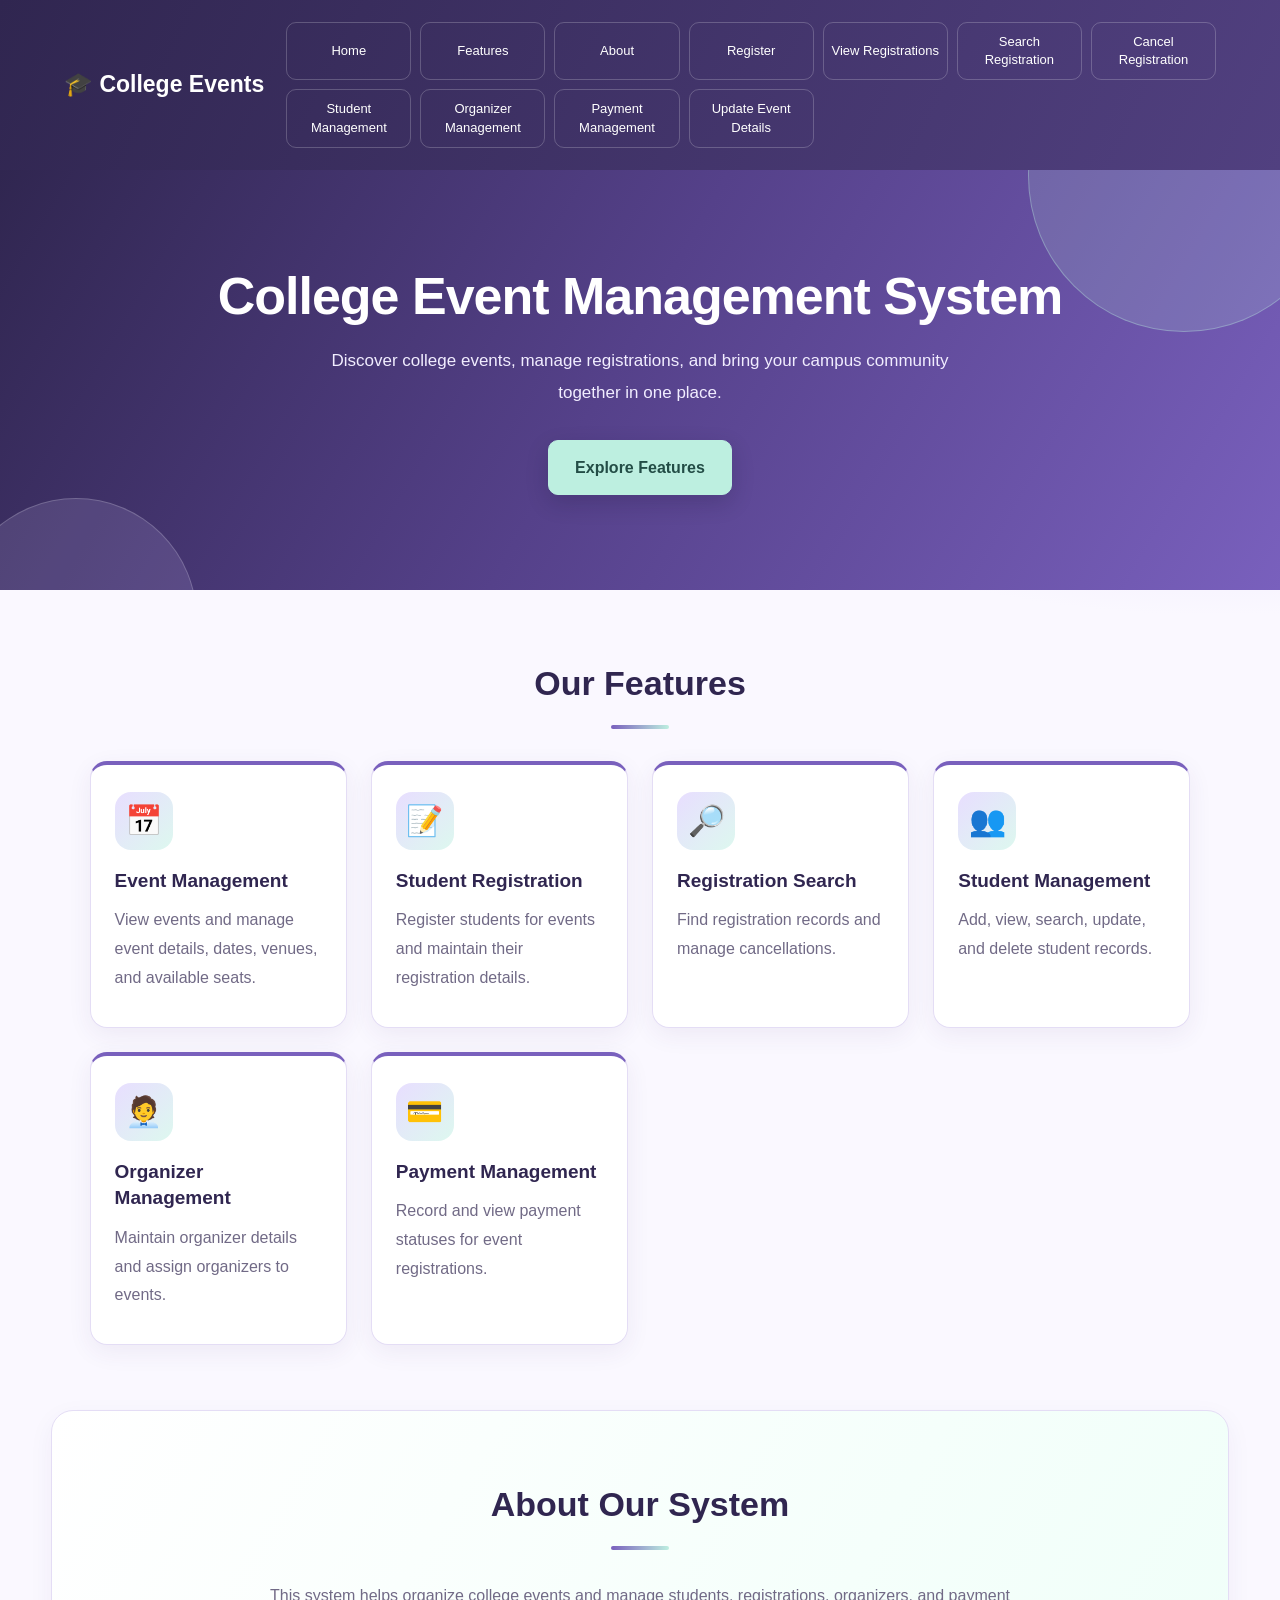
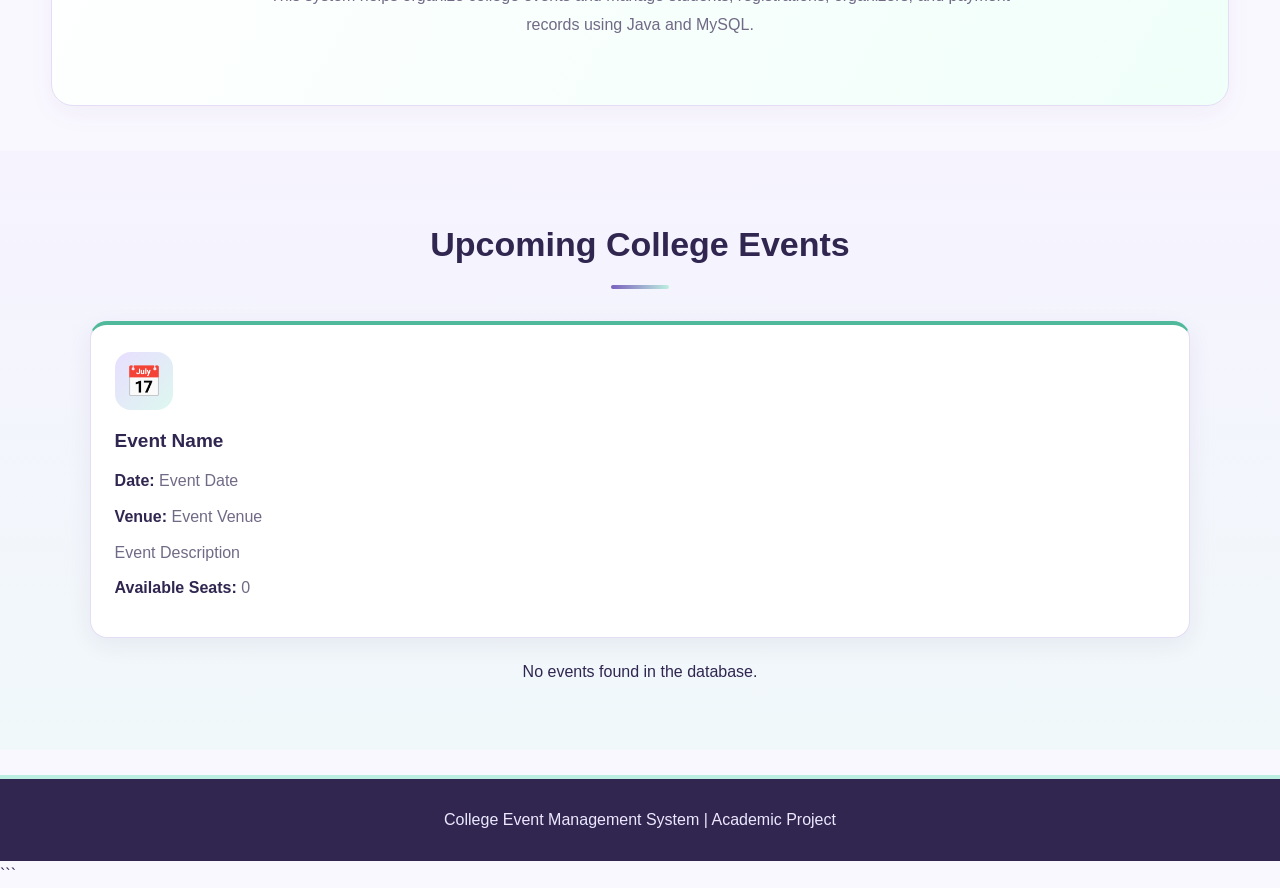
<file: src/main/resources/templates/index.html>
<!DOCTYPE html>
<html lang="en">
<head>
    <meta charset="UTF-8">
    <meta name="viewport" content="width=device-width, initial-scale=1.0">
    <title>College Event Management System</title>
    <link rel="stylesheet" th:href="@{/css/style.css}">
    
<style>
    * {
        margin: 0;
        padding: 0;
        box-sizing: border-box;
    }

    :root {
        --indigo: #302650;
        --violet: #7960BD;
        --mint: #BDEFE0;
        --ink: #302650;
        --paper: #FAF8FF;
    }

    html {
        scroll-behavior: smooth;
    }

    body {
        font-family: "Segoe UI", Arial, sans-serif;
        background:
            radial-gradient(ellipse at 5% 20%, #DDF8EF 0, transparent 32%),
            radial-gradient(ellipse at 95% 45%, #E8DEFF 0, transparent 30%),
            var(--paper);
        background-attachment: fixed;
        color: var(--ink);
        line-height: 1.7;
    }

    /* Header and navigation */
    header {
        background: linear-gradient(115deg, #302650, #514080);
        color: white;
        padding: 22px 5%;
        display: flex;
        justify-content: space-between;
        align-items: center;
        flex-wrap: wrap;
        gap: 22px;
        box-shadow: 0 8px 25px #30265025;
    }

    header h2 {
        color: white;
        font-size: 23px;
        white-space: nowrap;
    }

    header nav {
        flex: 1 1 650px;
        display: grid;
        grid-template-columns: repeat(7, minmax(0, 1fr));
        gap: 9px;
        padding: 0;
        background: transparent;
        box-shadow: none;
    }

    header nav a {
        display: flex;
        justify-content: center;
        align-items: center;
        min-width: 0;
        margin: 0;
        padding: 10px 6px;
        border: 1px solid #FFFFFF35;
        border-radius: 10px;
        color: #FFFFFF;
        text-align: center;
        text-decoration: none;
        font-size: 13px;
        line-height: 1.4;
        overflow-wrap: anywhere;
        transition: background .25s, transform .25s,
                    border-color .25s;
    }

    header nav a:hover {
        background: #BDEFE028;
        border-color: var(--mint);
        transform: translateY(-2px);
    }

    /* Aurora hero banner */
    .hero {
        position: relative;
        isolation: isolate;
        overflow: hidden;
        padding: 95px 7%;
        text-align: center;
        color: white;
        background: linear-gradient(
            120deg,
            #302650 0%,
            #55418A 48%,
            #7960BD 100%
        );
    }

    .hero::before,
    .hero::after {
        content: "";
        position: absolute;
        z-index: -1;
        border-radius: 50%;
        pointer-events: none;
    }

    .hero::before {
        width: 310px;
        height: 310px;
        top: -150px;
        right: -60px;
        background: #BDEFE028;
        border: 1px solid #BDEFE055;
    }

    .hero::after {
        width: 240px;
        height: 240px;
        bottom: -150px;
        left: -45px;
        background: #D7C7FF25;
        border: 1px solid #FFFFFF30;
    }

    .hero h1 {
        max-width: 850px;
        margin: 0 auto 18px;
        color: #FFFFFF;
        font-size: clamp(32px, 5vw, 52px);
        line-height: 1.2;
        letter-spacing: -1px;
    }

    .hero p {
        max-width: 680px;
        margin: 0 auto 30px;
        color: #F1EDFF;
        font-size: 17px;
        line-height: 1.9;
    }

    .hero a {
        display: inline-block;
        padding: 13px 26px;
        border: 1px solid var(--mint);
        border-radius: 10px;
        background: var(--mint);
        color: #234D46;
        font-weight: 700;
        text-decoration: none;
        box-shadow: 0 8px 22px #17112C30;
        transition: transform .25s, box-shadow .25s;
    }

    .hero a:hover {
        transform: translateY(-3px);
        box-shadow: 0 12px 28px #17112C45;
    }

    /* Page sections */
    .section {
        padding: 65px 7%;
    }

    .section h2 {
        margin-bottom: 32px;
        color: var(--indigo);
        font-size: clamp(25px, 3vw, 34px);
        text-align: center;
    }

    .section h2::after {
        content: "";
        display: block;
        width: 58px;
        height: 4px;
        margin: 12px auto 0;
        border-radius: 10px;
        background: linear-gradient(90deg, var(--violet), var(--mint));
    }

    /* Feature and event cards */
    .cards {
        display: grid;
        grid-template-columns: repeat(auto-fit, minmax(230px, 1fr));
        gap: 24px;
    }

    .cards .card {
        min-width: 0;
        padding: 27px 24px;
        border: 1px solid #E4DDF5;
        border-top: 4px solid var(--violet);
        border-radius: 17px;
        background: #FFFFFF;
        box-shadow: 0 7px 24px #41307012;
        transition: transform .25s, box-shadow .25s,
                    border-color .25s;
    }

    .cards .card:hover {
        transform: translateY(-6px);
        border-top-color: #50B99B;
        box-shadow: 0 15px 32px #41307020;
    }

    .card .emoji {
        display: inline-flex;
        align-items: center;
        justify-content: center;
        width: 58px;
        height: 58px;
        margin-bottom: 18px;
        border-radius: 16px;
        background: linear-gradient(135deg, #E8DEFF, #DDF8EF);
        font-size: 30px;
    }

    .card h3 {
        margin-bottom: 12px;
        color: var(--indigo);
        font-size: 19px;
        line-height: 1.4;
    }

    .card p {
        margin: 7px 0;
        color: #716A86;
        line-height: 1.8;
        overflow-wrap: anywhere;
    }

    /* About section */
    #about {
        margin: 0 4% 45px;
        border: 1px solid #E4DDF5;
        border-radius: 22px;
        background: linear-gradient(120deg, #FFFFFF, #F0FFF9);
        box-shadow: 0 8px 26px #4130700D;
    }

    #about p {
        max-width: 780px;
        margin: 0 auto;
        color: #716A86;
    }

    /* Upcoming events */
    #events {
        background: linear-gradient(180deg, #F2EEFF80, #DDF8EF55);
    }

    #events .card {
        border-top-color: #50B99B;
    }

    #events .card strong {
        color: var(--indigo);
    }

    /* Footer */
    footer {
        margin-top: 25px;
        padding: 27px 20px;
        background: var(--indigo);
        color: #EDE8FF;
        text-align: center;
        border-top: 4px solid var(--mint);
    }

    /* Smaller screens */
    @media (max-width: 900px) {
        header nav {
            flex-basis: 100%;
            grid-template-columns: repeat(4, minmax(0, 1fr));
        }

        .hero {
            padding: 70px 6%;
        }

        .section {
            padding: 45px 5%;
        }
    }

    @media (max-width: 600px) {
        header {
            padding: 18px 5%;
        }

        header nav {
            grid-template-columns: repeat(2, minmax(0, 1fr));
            gap: 8px;
        }

        header nav a {
            font-size: 13px;
        }

        .hero {
            padding: 60px 6%;
        }

        .hero p {
            font-size: 15px;
        }

        .section {
            padding: 40px 5%;
        }

        .cards {
            grid-template-columns: 1fr;
        }

        #about {
            margin: 0 4% 30px;
        }
    }

    @media (prefers-reduced-motion: reduce) {
        html {
            scroll-behavior: auto;
        }

        *, *::before, *::after {
            transition: none !important;
        }
    }
</style>

</head>

<body>

    <header>
        <h2>🎓 College Events</h2>
        

<nav>
    <a href="#home">Home</a>
    <a href="#features">Features</a>
    <a href="#about">About</a>
    <a href="/register">Register</a>
    <a href="/registrations">View Registrations</a>
    <a href="/search-registration">Search Registration</a>
    <a href="/cancel-registration">Cancel Registration</a>
    <a href="/students">Student Management</a>
    <a href="/organizers">Organizer Management</a>
    <a href="/payments">Payment Management</a>
<a href="/edit-event">Update Event Details</a>
</nav>


    </header>

    <section class="hero" id="home">
        <h1>College Event Management System</h1>
        <p>
            Discover college events, manage registrations, and
            bring your campus community together in one place.
        </p>
        <a href="#features">Explore Features</a>
    </section>

    <section class="section" id="features">
        <h2>Our Features</h2>

        <div class="cards">

            <div class="card">
                <div class="emoji">📅</div>
                <h3>Event Management</h3>
                <p>View events and manage event details, dates,
                   venues, and available seats.</p>
            </div>

            <div class="card">
                <div class="emoji">📝</div>
                <h3>Student Registration</h3>
                <p>Register students for events and maintain
                   their registration details.</p>
            </div>

            <div class="card">
                <div class="emoji">🔎</div>
                <h3>Registration Search</h3>
                <p>Find registration records and manage
                   cancellations.</p>
            </div>

            <div class="card">
                <div class="emoji">👥</div>
                <h3>Student Management</h3>
                <p>Add, view, search, update, and delete
                   student records.</p>
            </div>

            <div class="card">
                <div class="emoji">🧑‍💼</div>
                <h3>Organizer Management</h3>
                <p>Maintain organizer details and assign
                   organizers to events.</p>
            </div>

            <div class="card">
                <div class="emoji">💳</div>
                <h3>Payment Management</h3>
                <p>Record and view payment statuses for
                   event registrations.</p>
            </div>

        </div>
    </section>

    <section class="section" id="about">
        <h2>About Our System</h2>
        <p style="text-align:center; line-height:1.8;">
            This system helps organize college events and manage
            students, registrations, organizers, and payment
            records using Java and MySQL.
        </p>
    </section>
    
    <section class="section" id="events">
        <h2>Upcoming College Events</h2>

        <div class="cards">
            <div class="card" th:each="event : ${events}">
                <div class="emoji">📅</div>

                <h3 th:text="${event.eventName}">Event Name</h3>

                <p>
                    <strong>Date:</strong>
                    <span th:text="${event.eventDate}">Event Date</span>
                </p>

                <p>
                    <strong>Venue:</strong>
                    <span th:text="${event.venue}">Event Venue</span>
                </p>

                <p th:text="${event.description}">Event Description</p>

                <p>
                    <strong>Available Seats:</strong>
                    <span th:text="${event.availableSeats}">0</span>
                </p>
            </div>
        </div>

        <p th:if="${#lists.isEmpty(events)}"
           style="text-align:center; margin-top:20px;">
            No events found in the database.
        </p>
    </section>


    <footer>
        <p>College Event Management System | Academic Project</p>
    </footer>

</body>
</html>
```
</file>
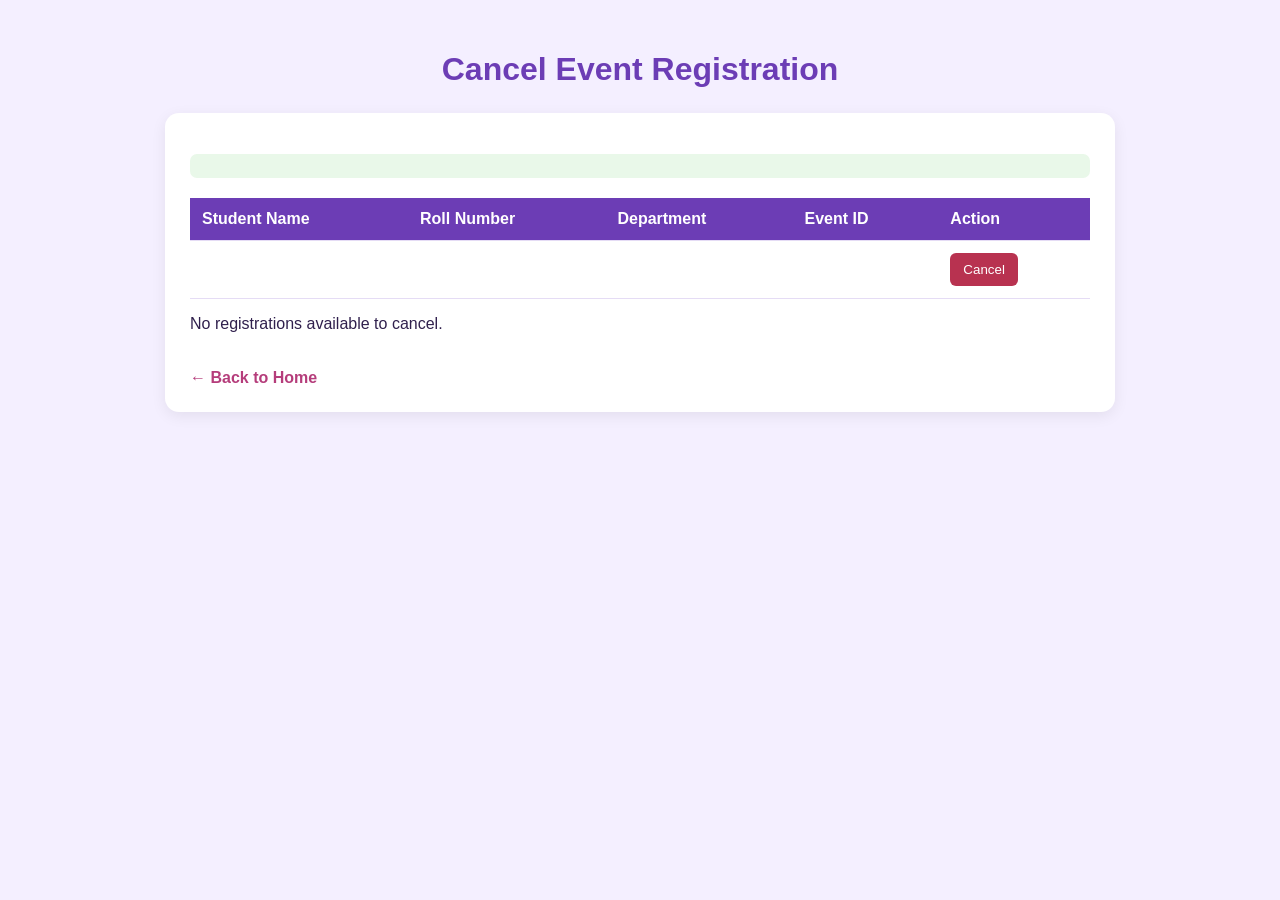
<file: src/main/resources/templates/cancel-registration.html>
<!DOCTYPE html>
<html lang="en" xmlns:th="http://www.thymeleaf.org">
<head>
    <meta charset="UTF-8">
    <meta name="viewport" content="width=device-width, initial-scale=1.0">
    <title>Cancel Registration</title>

    <style>
        body {
            font-family: Arial, sans-serif;
            background: #f4efff;
            color: #30204d;
            margin: 0;
            padding: 30px;
        }

        h1 {
            text-align: center;
            color: #6c3db5;
        }

        .container {
            max-width: 900px;
            margin: 25px auto;
            padding: 25px;
            background: white;
            border-radius: 14px;
            box-shadow: 0 4px 15px #00000012;
            overflow-x: auto;
        }

        .message {
            padding: 12px;
            background: #e9f8e9;
            border-radius: 7px;
            margin-bottom: 20px;
        }

        table {
            width: 100%;
            border-collapse: collapse;
        }

        th, td {
            padding: 12px;
            text-align: left;
            border-bottom: 1px solid #e5dcf5;
        }

        th {
            background: #6c3db5;
            color: white;
        }

        button {
            padding: 9px 13px;
            background: #b83250;
            color: white;
            border: none;
            border-radius: 6px;
            cursor: pointer;
        }

        .back {
            display: inline-block;
            margin-top: 20px;
            color: #b53d7b;
            text-decoration: none;
            font-weight: bold;
        }
    </style>
    <link rel="stylesheet" th:href="@{/css/style.css}">
</head>

<body>
    <h1>Cancel Event Registration</h1>

    <div class="container">

        <p class="message" th:if="${message}" th:text="${message}"></p>

        <table th:if="${not #lists.isEmpty(registrations)}">
            <thead>
                <tr>
                    <th>Student Name</th>
                    <th>Roll Number</th>
                    <th>Department</th>
                    <th>Event ID</th>
                    <th>Action</th>
                </tr>
            </thead>

            <tbody>
                <tr th:each="registration : ${registrations}">
                    <td th:text="${registration.studentName}"></td>
                    <td th:text="${registration.rollNumber}"></td>
                    <td th:text="${registration.department}"></td>
                    <td th:text="${registration.eventId}"></td>
                    <td>
                        <form th:action="@{/cancel-registration}" method="post"
                              onsubmit="return confirm('Are you sure you want to cancel this registration?');">
                            <input type="hidden" name="rollNumber"
                                   th:value="${registration.rollNumber}">
                            <input type="hidden" name="eventId"
                                   th:value="${registration.eventId}">
                            <button type="submit">Cancel</button>
                        </form>
                    </td>
                </tr>
            </tbody>
        </table>

        <p th:if="${#lists.isEmpty(registrations)}">
            No registrations available to cancel.
        </p>

        <a class="back" href="/">← Back to Home</a>
    </div>
</body>
</html>
</file>
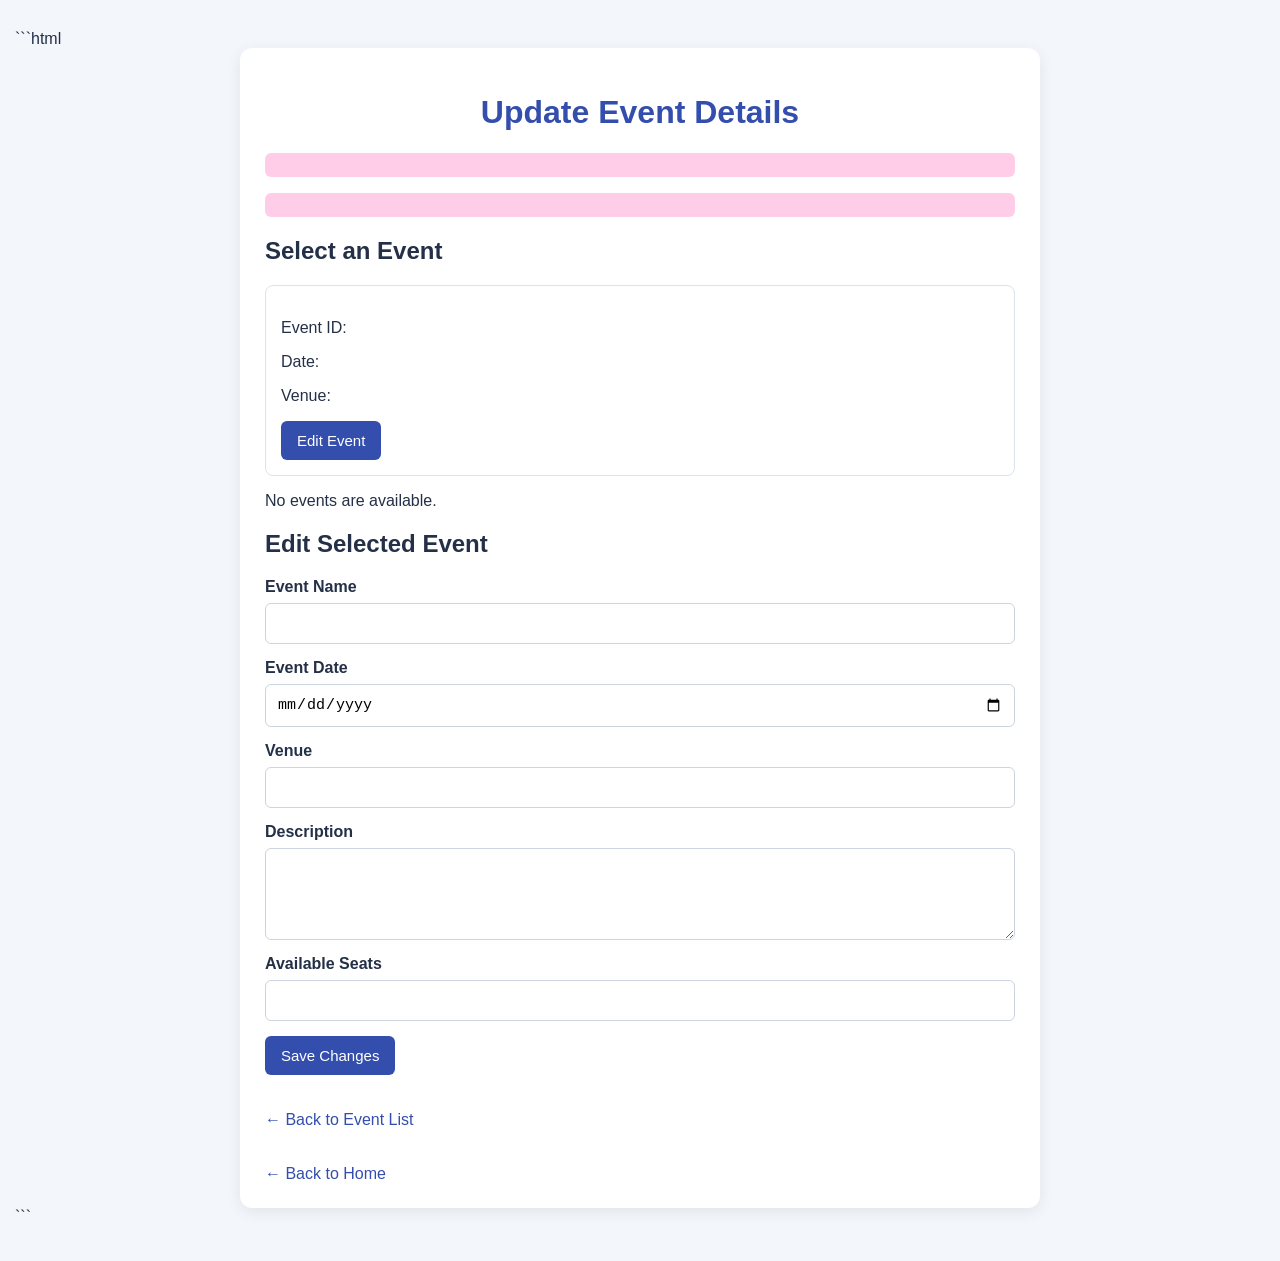
<file: src/main/resources/templates/edit-event.html>
```html
<!DOCTYPE html>
<html lang="en" xmlns:th="http://www.thymeleaf.org">
<head>
    <meta charset="UTF-8">
    <meta name="viewport" content="width=device-width, initial-scale=1.0">
    <title>Update Event Details</title>

    <style>
        body {
            font-family: Arial, sans-serif;
            background: #f3f6fb;
            margin: 0;
            padding: 30px 15px;
            color: #243047;
        }

        .container {
            max-width: 750px;
            margin: auto;
            background: white;
            padding: 25px;
            border-radius: 12px;
            box-shadow: 0 4px 15px rgba(0, 0, 0, 0.08);
        }

        h1 {
            text-align: center;
            color: #334eac;
        }

        .event {
            border: 1px solid #dce3ef;
            padding: 15px;
            margin: 15px 0;
            border-radius: 8px;
        }

        input, textarea {
            box-sizing: border-box;
            width: 100%;
            padding: 11px;
            margin: 7px 0 15px;
            border: 1px solid #ccd4e0;
            border-radius: 6px;
            font-size: 15px;
        }

        button, .edit-link {
            display: inline-block;
            background: #334eac;
            color: white;
            padding: 11px 16px;
            border: none;
            border-radius: 6px;
            text-decoration: none;
            cursor: pointer;
            font-size: 15px;
        }

        .back {
            display: inline-block;
            margin-top: 20px;
            color: #334eac;
            text-decoration: none;
        }

        .message {
            background: #ffcde8;
            padding: 12px;
            border-radius: 6px;
            margin-bottom: 15px;
        }

        label {
            font-weight: bold;
        }
    </style>
    <link rel="stylesheet" th:href="@{/css/style.css}">
</head>

<body>
<div class="container">

    <h1>Update Event Details</h1>

    <p th:if="${error}" class="message" th:text="${error}"></p>
    <p th:if="${message}" class="message" th:text="${message}"></p>

    <div th:if="${event == null}">
        <h2>Select an Event</h2>

        <div class="event" th:each="item : ${events}">
            <h3 th:text="${item.eventName}"></h3>
            <p>
                Event ID:
                <span th:text="${item.eventId}"></span>
            </p>
            <p>
                Date:
                <span th:text="${item.eventDate}"></span>
            </p>
            <p>
                Venue:
                <span th:text="${item.venue}"></span>
            </p>

            <a class="edit-link"
               th:href="@{/edit-event(eventId=${item.eventId})}">
                Edit Event
            </a>
        </div>

        <p th:if="${#lists.isEmpty(events)}">
            No events are available.
        </p>
    </div>

    <div th:if="${event != null}">
        <h2>Edit Selected Event</h2>

        <form action="/update-event" method="post">

            <input type="hidden" name="eventId"
                   th:value="${event.eventId}">

            <label>Event Name</label>
            <input type="text" name="eventName"
                   th:value="${event.eventName}" required>

            <label>Event Date</label>
            <input type="date" name="eventDate"
                   th:value="${event.eventDate}" required>

            <label>Venue</label>
            <input type="text" name="venue"
                   th:value="${event.venue}" required>

            <label>Description</label>
            <textarea name="description" rows="4"
                      th:text="${event.description}" required></textarea>

            <label>Available Seats</label>
            <input type="number" name="availableSeats"
                   min="0" th:value="${event.availableSeats}" required>

            <button type="submit">Save Changes</button>
        </form>

        <p>
            <a class="back" href="/edit-event">
                ← Back to Event List
            </a>
        </p>
    </div>

    <a class="back" href="/">← Back to Home</a>

</div>
</body>
</html>
```
</file>
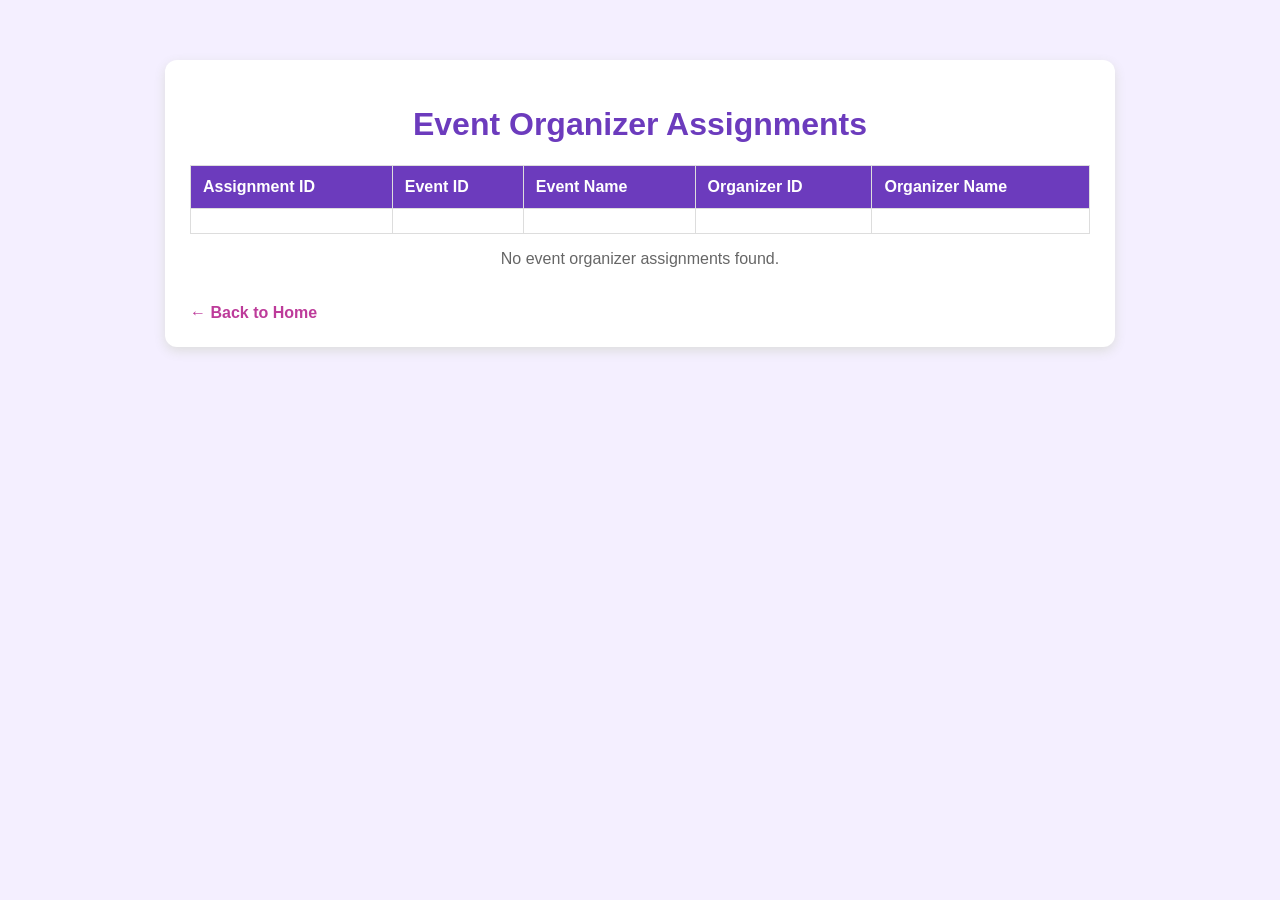
<file: src/main/resources/templates/event-organizers.html>
<!DOCTYPE html>
<html lang="en" xmlns:th="http://www.thymeleaf.org">
<head>
    <meta charset="UTF-8">
    <meta name="viewport" content="width=device-width, initial-scale=1.0">
    <title>Event Organizer Assignments</title>

    <style>
        body {
            font-family: Arial, sans-serif;
            background: #f4efff;
            margin: 0;
            padding: 30px;
        }

        .container {
            max-width: 900px;
            margin: 30px auto;
            padding: 25px;
            background: white;
            border-radius: 12px;
            box-shadow: 0 4px 12px #ddd;
        }

        h1 {
            text-align: center;
            color: #6c3bbd;
        }

        table {
            width: 100%;
            border-collapse: collapse;
            margin-top: 20px;
        }

        th, td {
            padding: 12px;
            border: 1px solid #ddd;
            text-align: left;
        }

        th {
            background: #6c3bbd;
            color: white;
        }

        tr:nth-child(even) {
            background: #f8f5ff;
        }

        .empty {
            text-align: center;
            color: #666;
        }

        .back {
            display: inline-block;
            margin-top: 20px;
            color: #bd3b9a;
            text-decoration: none;
            font-weight: bold;
        }
    </style>
    <link rel="stylesheet" th:href="@{/css/style.css}">
</head>

<body>
    <div class="container">
        <h1>Event Organizer Assignments</h1>

        <table>
            <thead>
                <tr>
                    <th>Assignment ID</th>
                    <th>Event ID</th>
                    <th>Event Name</th>
                    <th>Organizer ID</th>
                    <th>Organizer Name</th>
                </tr>
            </thead>

            <tbody>
                <tr th:each="assignment : ${assignments}">
                    <td th:text="${assignment.id}"></td>
                    <td th:text="${assignment.eventId}"></td>
                    <td th:text="${assignment.eventName}"></td>
                    <td th:text="${assignment.organizerId}"></td>
                    <td th:text="${assignment.organizerName}"></td>
                </tr>
            </tbody>
        </table>

        <p class="empty"
           th:if="${#lists.isEmpty(assignments)}">
            No event organizer assignments found.
        </p>

        <a class="back" href="/">← Back to Home</a>
    </div>
</body>
</html>
</file>
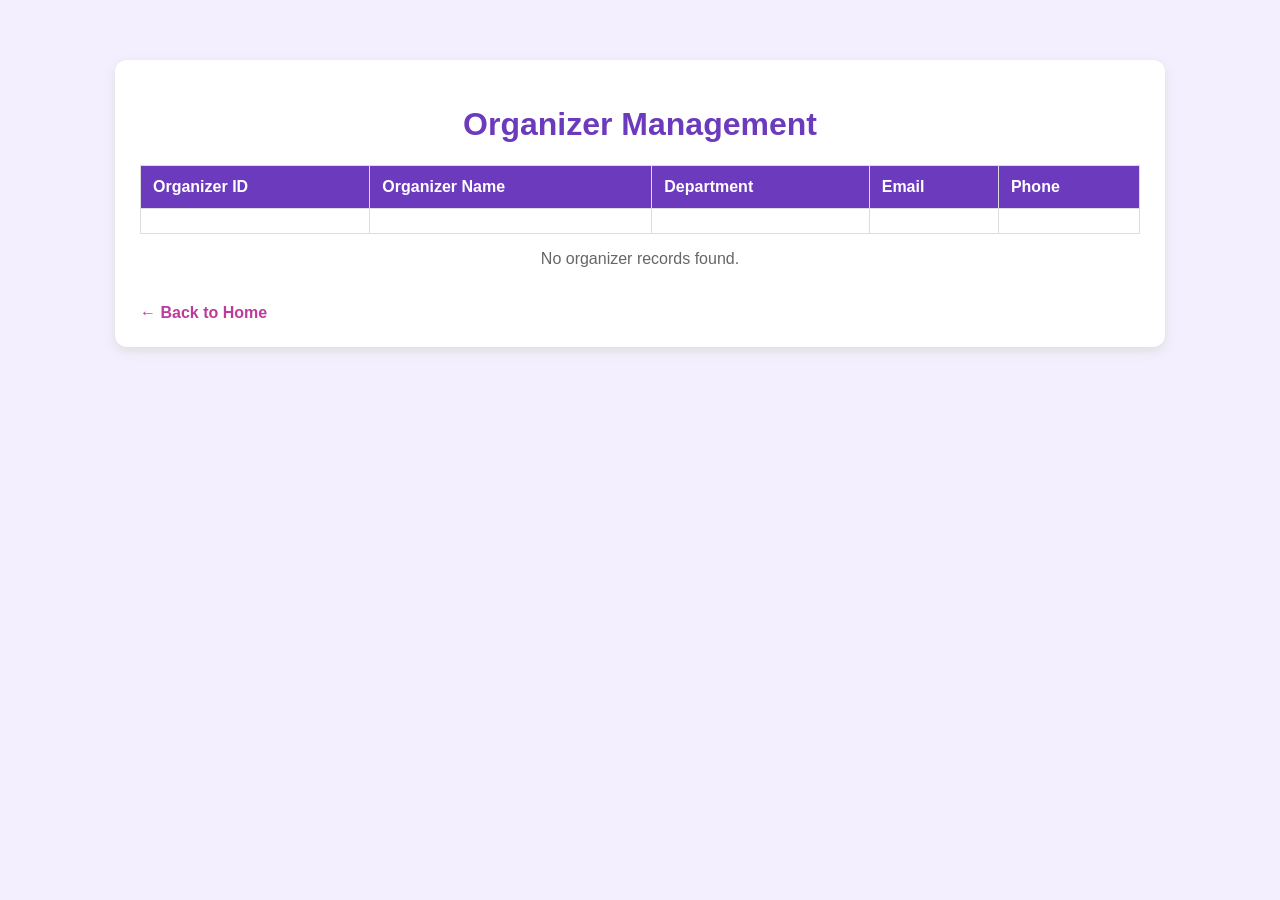
<file: src/main/resources/templates/organizers.html>
<!DOCTYPE html>
<html lang="en" xmlns:th="http://www.thymeleaf.org">
<head>
    <meta charset="UTF-8">
    <meta name="viewport" content="width=device-width, initial-scale=1.0">
    <title>Organizer Management</title>

    <style>
        body {
            font-family: Arial, sans-serif;
            background: #f4efff;
            margin: 0;
            padding: 30px;
        }

        .container {
            max-width: 1000px;
            margin: 30px auto;
            padding: 25px;
            background: white;
            border-radius: 12px;
            box-shadow: 0 4px 12px #ddd;
        }

        h1 {
            text-align: center;
            color: #6c3bbd;
        }

        table {
            width: 100%;
            border-collapse: collapse;
            margin-top: 20px;
        }

        th, td {
            padding: 12px;
            border: 1px solid #ddd;
            text-align: left;
        }

        th {
            background: #6c3bbd;
            color: white;
        }

        tr:nth-child(even) {
            background: #f8f5ff;
        }

        .empty {
            text-align: center;
            color: #666;
        }

        .back {
            display: inline-block;
            margin-top: 20px;
            color: #bd3b9c;
            text-decoration: none;
            font-weight: bold;
        }
    </style>
    <link rel="stylesheet" th:href="@{/css/style.css}">
</head>

<body>
    <div class="container">
        <h1>Organizer Management</h1>

        <table>
            <thead>
                <tr>
                    <th>Organizer ID</th>
                    <th>Organizer Name</th>
                    <th>Department</th>
                    <th>Email</th>
                    <th>Phone</th>
                </tr>
            </thead>

            <tbody>
                <tr th:each="organizer : ${organizers}">
                    <td th:text="${organizer.organizerId}"></td>
                    <td th:text="${organizer.organizerName}"></td>
                    <td th:text="${organizer.department}"></td>
                    <td th:text="${organizer.email}"></td>
                    <td th:text="${organizer.phone}"></td>
                </tr>
            </tbody>
        </table>

        <p class="empty"
           th:if="${#lists.isEmpty(organizers)}">
            No organizer records found.
        </p>

        <a class="back" href="/">← Back to Home</a>
    </div>
</body>
</html>
</file>
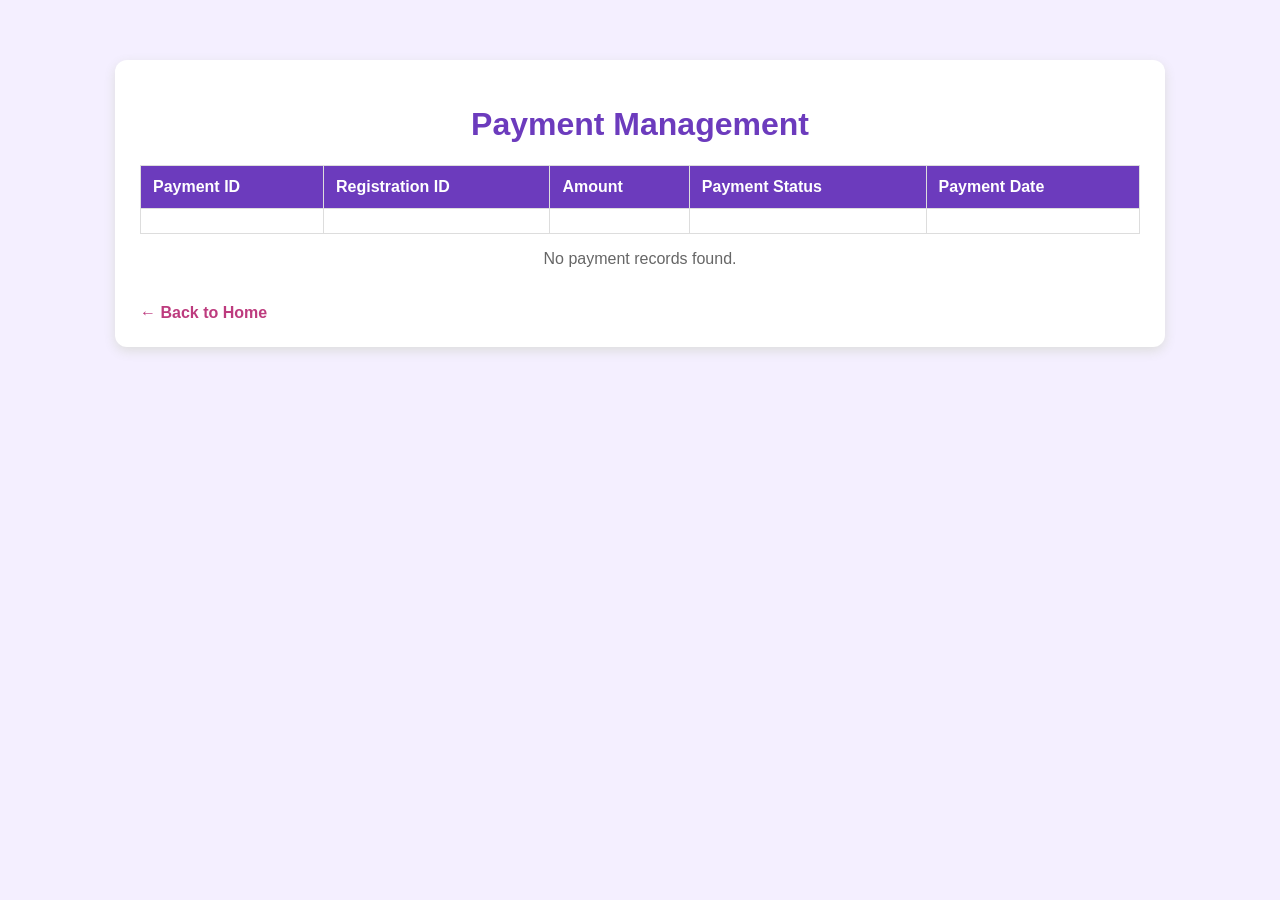
<file: src/main/resources/templates/payments.html>
<!DOCTYPE html>
<html lang="en" xmlns:th="http://www.thymeleaf.org">
<head>
    <meta charset="UTF-8">
    <meta name="viewport" content="width=device-width, initial-scale=1.0">
    <title>Payment Management</title>

    <style>
        body {
            font-family: Arial, sans-serif;
            background: #f4efff;
            margin: 0;
            padding: 30px;
        }

        .container {
            max-width: 1000px;
            margin: 30px auto;
            padding: 25px;
            background: white;
            border-radius: 12px;
            box-shadow: 0 4px 12px #ddd;
        }

        h1 {
            text-align: center;
            color: #6c3bbd;
        }

        table {
            width: 100%;
            border-collapse: collapse;
            margin-top: 20px;
        }

        th, td {
            padding: 12px;
            border: 1px solid #ddd;
            text-align: left;
        }

        th {
            background: #6c3bbd;
            color: white;
        }

        tr:nth-child(even) {
            background: #f8f5ff;
        }

        .empty {
            text-align: center;
            color: #666;
        }

        .back {
            display: inline-block;
            margin-top: 20px;
            color: #bd3b7e;
            text-decoration: none;
            font-weight: bold;
        }
    </style>
    <link rel="stylesheet" th:href="@{/css/style.css}">
</head>

<body>
    <div class="container">
        <h1>Payment Management</h1>

        <table>
            <thead>
                <tr>
                    <th>Payment ID</th>
                    <th>Registration ID</th>
                    <th>Amount</th>
                    <th>Payment Status</th>
                    <th>Payment Date</th>
                </tr>
            </thead>

            <tbody>
                <tr th:each="payment : ${payments}">
                    <td th:text="${payment.paymentId}"></td>
                    <td th:text="${payment.registrationId}"></td>
                    <td th:text="${payment.amount}"></td>
                    <td th:text="${payment.paymentStatus}"></td>
                    <td th:text="${payment.paymentDate}"></td>
                </tr>
            </tbody>
        </table>

        <p class="empty"
           th:if="${#lists.isEmpty(payments)}">
            No payment records found.
        </p>

        <a class="back" href="/">← Back to Home</a>
    </div>
</body>
</html>
</file>
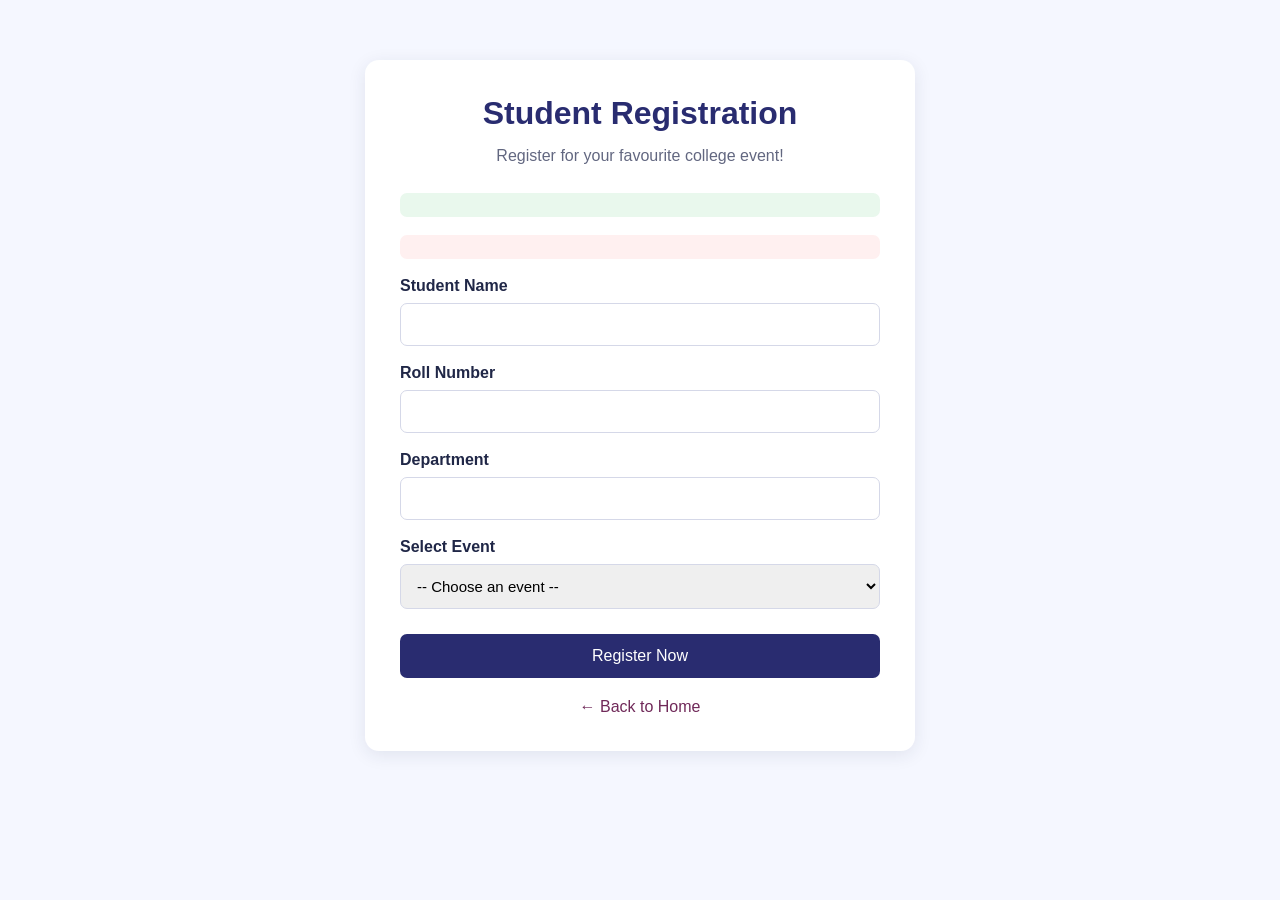
<file: src/main/resources/templates/register.html>
<!DOCTYPE html>
<html lang="en" xmlns:th="http://www.thymeleaf.org">
<head>
    <meta charset="UTF-8">
    <meta name="viewport" content="width=device-width, initial-scale=1.0">
    <title>Student Event Registration</title>

    <style>
        * {
            margin: 0;
            padding: 0;
            box-sizing: border-box;
        }

        body {
            font-family: Arial, sans-serif;
            background: #f5f7ff;
            color: #202747;
            padding: 30px 15px;
        }

        .container {
            max-width: 550px;
            margin: 30px auto;
            background: white;
            padding: 35px;
            border-radius: 14px;
            box-shadow: 0 4px 18px #20274718;
        }

        h1 {
            text-align: center;
            color: #292c70;
            margin-bottom: 12px;
        }

        .subtitle {
            text-align: center;
            color: #626780;
            margin-bottom: 25px;
            line-height: 1.5;
        }

        label {
            display: block;
            font-weight: bold;
            margin: 18px 0 8px;
        }

        input, select {
            width: 100%;
            padding: 12px;
            border: 1px solid #d5d8e8;
            border-radius: 7px;
            font-size: 15px;
        }

        button {
            width: 100%;
            margin-top: 25px;
            padding: 13px;
            background: #292c70;
            color: white;
            border: none;
            border-radius: 7px;
            font-size: 16px;
            cursor: pointer;
        }

        button:hover {
            background: #6865d8;
        }

        .message {
            background: #e9f8ed;
            color: #176b35;
            padding: 12px;
            border-radius: 7px;
            margin-bottom: 18px;
        }

        .error {
            background: #fff0f0;
            color: #a52222;
            padding: 12px;
            border-radius: 7px;
            margin-bottom: 18px;
        }

        .back {
            display: block;
            text-align: center;
            margin-top: 20px;
            color: #702959;
            text-decoration: none;
        }
    </style>
    <link rel="stylesheet" th:href="@{/css/style.css}">
</head>

<body>
    <div class="container">
        <h1>Student Registration</h1>

        <p class="subtitle">
            Register for your favourite college event!
        </p>

        <p class="message" th:if="${message}"
           th:text="${message}"></p>

        <p class="error" th:if="${error}"
           th:text="${error}"></p>

        <form th:action="@{/register}"
              th:object="${registration}"
              method="post">

            <label for="studentName">Student Name</label>
            <input type="text" id="studentName"
                   th:field="*{studentName}" required>

            <label for="rollNumber">Roll Number</label>
            <input type="text" id="rollNumber"
                   th:field="*{rollNumber}" required>

            <label for="department">Department</label>
            <input type="text" id="department"
                   th:field="*{department}" required>

            <label for="eventId">Select Event</label>
            <select id="eventId" th:field="*{eventId}" required>
                <option value="">-- Choose an event --</option>
                <option th:each="event : ${events}"
                        th:value="${event.eventId}"
                        th:text="${event.eventName}">
                    Event Name
                </option>
            </select>

            <button type="submit">Register Now</button>
        </form>

        <a class="back" th:href="@{/}">
            ← Back to Home
        </a>
    </div>
</body>
</html>
</file>
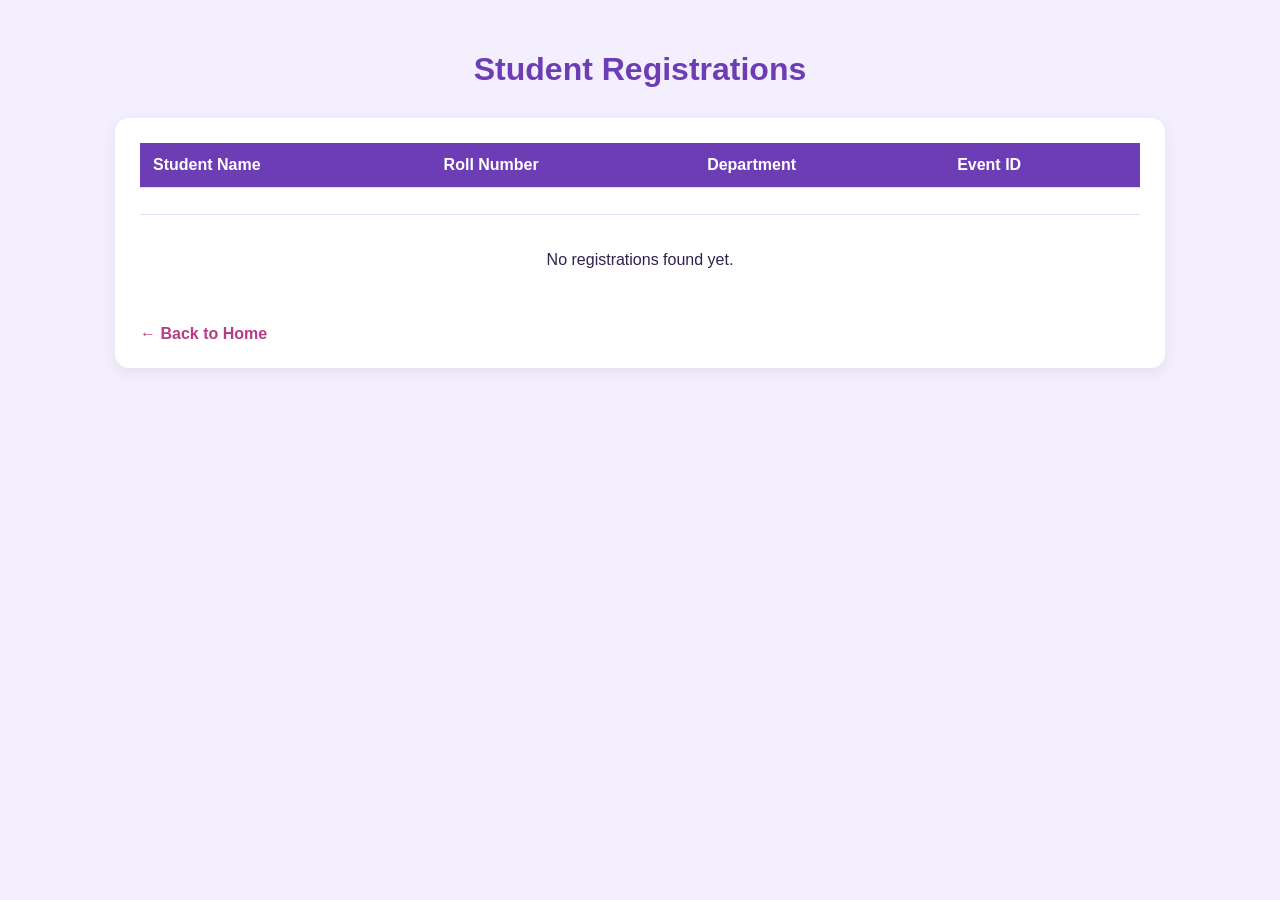
<file: src/main/resources/templates/registrations.html>
<!DOCTYPE html>
<html lang="en" xmlns:th="http://www.thymeleaf.org">
<head>
    <meta charset="UTF-8">
    <meta name="viewport" content="width=device-width, initial-scale=1.0">
    <title>Student Registrations</title>

    <style>
        body {
            font-family: Arial, sans-serif;
            background: #f4efff;
            margin: 0;
            padding: 30px;
            color: #30204d;
        }

        h1 {
            text-align: center;
            color: #6c3db5;
        }

        .container {
            max-width: 1000px;
            margin: 30px auto;
            background: white;
            padding: 25px;
            border-radius: 14px;
            box-shadow: 0 4px 15px #00000012;
            overflow-x: auto;
        }

        table {
            width: 100%;
            border-collapse: collapse;
        }

        th, td {
            padding: 13px;
            border-bottom: 1px solid #e5dcf5;
            text-align: left;
        }

        th {
            background: #6c3db5;
            color: white;
        }

        tr:hover {
            background: #f8f4ff;
        }

        .empty {
            text-align: center;
            padding: 20px;
        }

        .back {
            display: inline-block;
            margin-top: 20px;
            color: #b53d85;
            text-decoration: none;
            font-weight: bold;
        }
    </style>
    <link rel="stylesheet" th:href="@{/css/style.css}">
</head>

<body>
    <h1>Student Registrations</h1>

    <div class="container">
        <table>
            <thead>
                <tr>
                    <th>Student Name</th>
                    <th>Roll Number</th>
                    <th>Department</th>
                    <th>Event ID</th>
                </tr>
            </thead>

            <tbody>
                <tr th:each="registration : ${registrations}">
                    <td th:text="${registration.studentName}"></td>
                    <td th:text="${registration.rollNumber}"></td>
                    <td th:text="${registration.department}"></td>
                    <td th:text="${registration.eventId}"></td>
                </tr>
            </tbody>
        </table>

        <p class="empty"
           th:if="${#lists.isEmpty(registrations)}">
            No registrations found yet.
        </p>

        <a class="back" href="/">← Back to Home</a>
    </div>
</body>
</html>
</file>
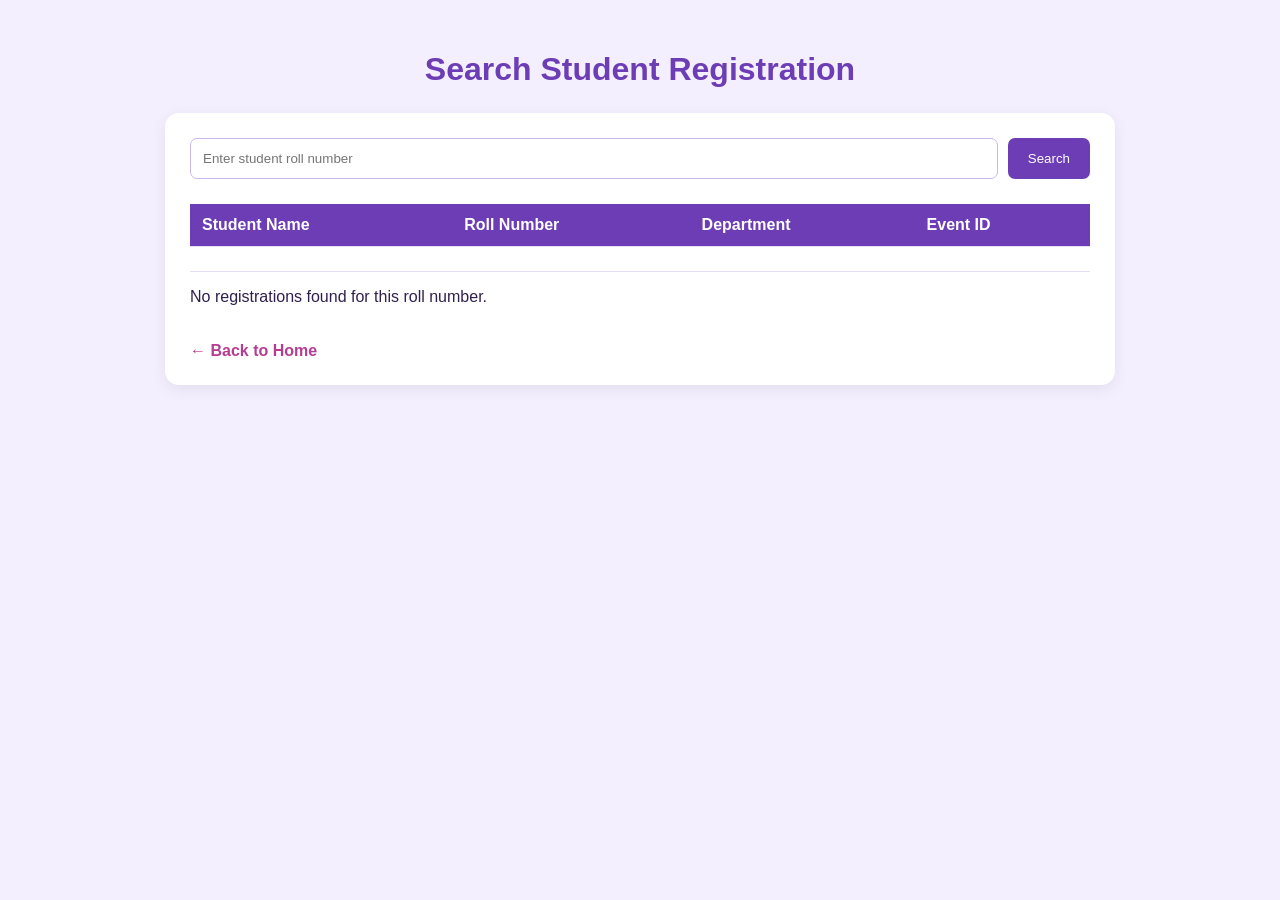
<file: src/main/resources/templates/search-registration.html>
<!DOCTYPE html>
<html lang="en" xmlns:th="http://www.thymeleaf.org">
<head>
    <meta charset="UTF-8">
    <meta name="viewport" content="width=device-width, initial-scale=1.0">
    <title>Search Registration</title>

    <style>
        body {
            font-family: Arial, sans-serif;
            background: #f4efff;
            color: #30204d;
            margin: 0;
            padding: 30px;
        }

        h1 {
            text-align: center;
            color: #6c3db5;
        }

        .container {
            max-width: 900px;
            margin: 25px auto;
            background: white;
            padding: 25px;
            border-radius: 14px;
            box-shadow: 0 4px 15px #00000012;
            overflow-x: auto;
        }

        form {
            display: flex;
            gap: 10px;
            flex-wrap: wrap;
        }

        input {
            flex: 1;
            min-width: 180px;
            padding: 12px;
            border: 1px solid #cbb8eb;
            border-radius: 7px;
        }

        button {
            padding: 12px 20px;
            background: #6c3db5;
            color: white;
            border: none;
            border-radius: 7px;
            cursor: pointer;
        }

        table {
            width: 100%;
            border-collapse: collapse;
            margin-top: 25px;
        }

        th, td {
            padding: 12px;
            border-bottom: 1px solid #e5dcf5;
            text-align: left;
        }

        th {
            background: #6c3db5;
            color: white;
        }

        .back {
            display: inline-block;
            margin-top: 20px;
            color: #b53d91;
            text-decoration: none;
            font-weight: bold;
        }
    </style>
    <link rel="stylesheet" th:href="@{/css/style.css}">
</head>

<body>
    <h1>Search Student Registration</h1>

    <div class="container">
        <form th:action="@{/search-registration}" method="get">
            <input type="text"
                   name="rollNumber"
                   placeholder="Enter student roll number"
                   th:value="${rollNumber}"
                   required>
            <button type="submit">Search</button>
        </form>

        <div th:if="${rollNumber != null and !#strings.isEmpty(rollNumber)}">
            <table th:if="${not #lists.isEmpty(registrations)}">
                <thead>
                    <tr>
                        <th>Student Name</th>
                        <th>Roll Number</th>
                        <th>Department</th>
                        <th>Event ID</th>
                    </tr>
                </thead>
                <tbody>
                    <tr th:each="registration : ${registrations}">
                        <td th:text="${registration.studentName}"></td>
                        <td th:text="${registration.rollNumber}"></td>
                        <td th:text="${registration.department}"></td>
                        <td th:text="${registration.eventId}"></td>
                    </tr>
                </tbody>
            </table>

            <p th:if="${#lists.isEmpty(registrations)}">
                No registrations found for this roll number.
            </p>
        </div>

        <a class="back" href="/">← Back to Home</a>
    </div>
</body>
</html>
</file>
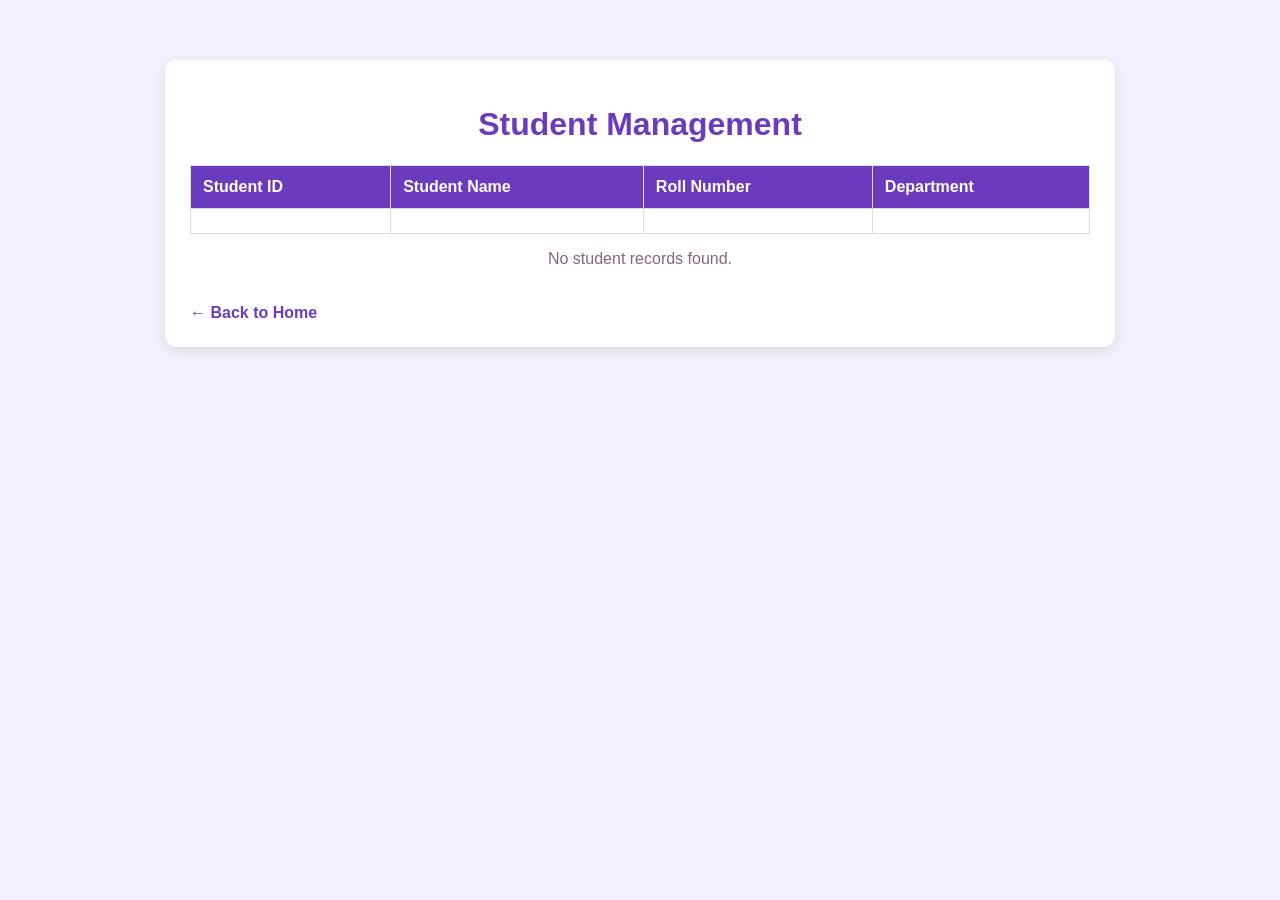
<file: src/main/resources/templates/students.html>
<!DOCTYPE html>
<html lang="en" xmlns:th="http://www.thymeleaf.org">
<head>
    <meta charset="UTF-8">
    <meta name="viewport" content="width=device-width, initial-scale=1.0">
    <title>Student Management</title>

    <style>
        body {
            font-family: Arial, sans-serif;
            background: #f4efff;
            margin: 0;
            padding: 30px;
        }

        h1 {
            text-align: center;
            color: #6c3bbd;
        }

        .container {
            max-width: 900px;
            margin: 30px auto;
            background: white;
            padding: 25px;
            border-radius: 12px;
            box-shadow: 0 4px 12px #ddd;
        }

        table {
            width: 100%;
            border-collapse: collapse;
            margin-top: 20px;
        }

        th, td {
            padding: 12px;
            border: 1px solid #ddd;
            text-align: left;
        }

        th {
            background: #6c3bbd;
            color: white;
        }

        tr:nth-child(even) {
            background: #f8f5ff;
        }

        .back {
            display: inline-block;
            margin-top: 20px;
            color: #6c3bbd;
            text-decoration: none;
            font-weight: bold;
        }

        .empty {
    text-align: center;
    color: #80677c;
}
    </style>
    <link rel="stylesheet" th:href="@{/css/style.css}">
</head>

<body>
    <div class="container">
        <h1>Student Management</h1>

        <table>
            <thead>
                <tr>
                    <th>Student ID</th>
                    <th>Student Name</th>
                    <th>Roll Number</th>
                    <th>Department</th>
                </tr>
            </thead>

            <tbody>
                <tr th:each="student : ${students}">
                    <td th:text="${student.studentId}"></td>
                    <td th:text="${student.studentName}"></td>
                    <td th:text="${student.rollNumber}"></td>
                    <td th:text="${student.department}"></td>
                </tr>
            </tbody>
        </table>

        <p class="empty"
           th:if="${#lists.isEmpty(students)}">
            No student records found.
        </p>

        <a class="back" href="/">← Back to Home</a>
    </div>
</body>
</html>
</file>
